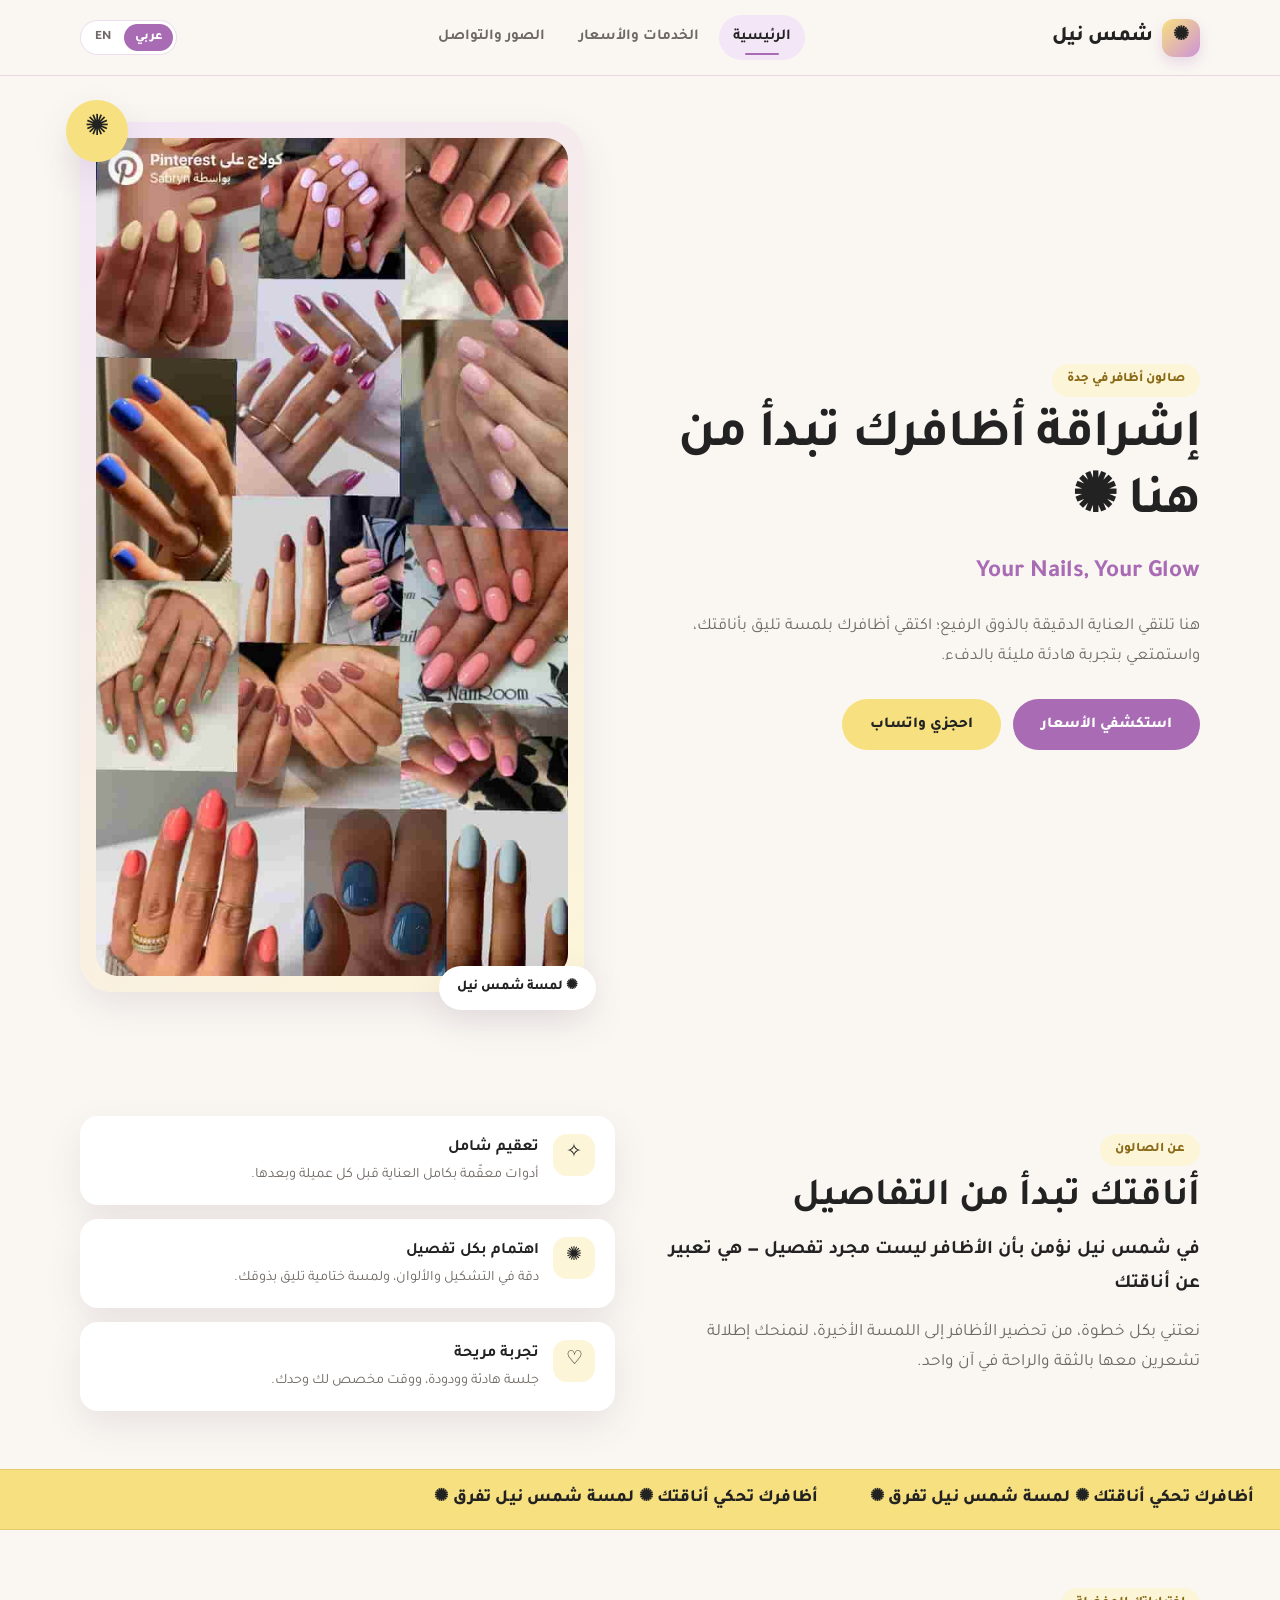
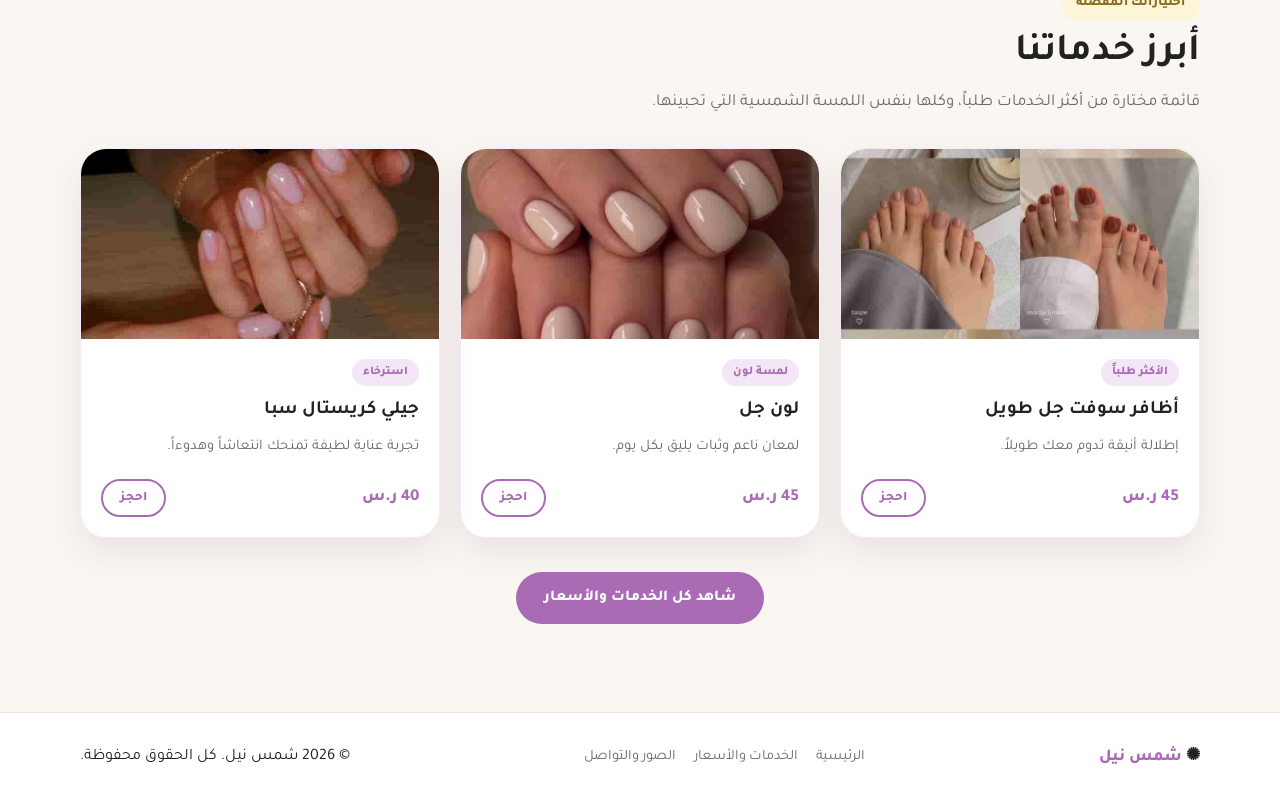
<file: sun3/index.html>
<!DOCTYPE html>
<html lang="ar" dir="rtl">
<head>
  <meta charset="UTF-8">
  <meta name="viewport" content="width=device-width, initial-scale=1.0">
  <title>شمس نيل | Sun Nail</title>
  <meta name="description" content="شمس نيل — صالون أظافر في جدة، حي الفيحاء. خدمات أظافر، تركيبات وألوان بلمسة شمسية دافئة.">
  <script>
    /* Apply the saved direction before styles load to avoid any RTL/LTR flash. */
    try {
      if (localStorage.getItem("sun-nail-language") === "en") {
        document.documentElement.lang = "en";
        document.documentElement.dir = "ltr";
      }
    } catch (e) {}
  </script>
  <link rel="preconnect" href="https://fonts.googleapis.com">
  <link rel="preconnect" href="https://fonts.gstatic.com" crossorigin>
  <link href="https://fonts.googleapis.com/css2?family=Tajawal:wght@400;500;700;800&display=swap" rel="stylesheet">
  <link rel="stylesheet" href="css/style.css">
  <script src="js/script.js" defer></script>
</head>
<body>

  <header class="site-header">
    <div class="container header-inner">
      <a href="index.html" class="logo" aria-label="Sun Nail">
        <span class="logo-mark" aria-hidden="true">✺</span>
        <span class="logo-text">
          <span class="logo-ar" data-ar="شمس نيل" data-en="Sun Nail">شمس نيل</span>
          <span class="logo-en">Sun Nail</span>
        </span>
      </a>

      <nav class="nav" id="mainNav" data-ar-label="القائمة الرئيسية" data-en-label="Main navigation" aria-label="القائمة الرئيسية">
        <a href="index.html" class="nav-link active" data-ar="الرئيسية" data-en="Home" aria-current="page">الرئيسية</a>
        <a href="services.html" class="nav-link" data-ar="الخدمات والأسعار" data-en="Services &amp; Prices">الخدمات والأسعار</a>
        <a href="gallery-contact.html" class="nav-link" data-ar="الصور والتواصل" data-en="Gallery &amp; Contact">الصور والتواصل</a>
      </nav>

      <div class="header-actions">
        <div class="lang-switch" role="group" data-ar-label="اللغة" data-en-label="Language" aria-label="اللغة">
          <button type="button" class="lang-btn active" data-lang="ar" aria-pressed="true">عربي</button>
          <button type="button" class="lang-btn" data-lang="en" aria-pressed="false">EN</button>
        </div>
        <button type="button" class="menu-toggle" id="menuToggle" data-ar-label="فتح القائمة" data-en-label="Open menu" aria-label="فتح القائمة" aria-controls="mainNav" aria-expanded="false">☰</button>
      </div>
    </div>
  </header>

  <main>
    <!-- Welcome -->
    <section class="hero">
      <div class="container hero-grid">
        <div class="hero-content">
          <span class="eyebrow" data-ar="صالون أظافر في جدة" data-en="A nail salon in Jeddah">صالون أظافر في جدة</span>
          <h1 class="hero-title" data-ar="إشراقة أظافرك تبدأ من هنا ✺" data-en="Your Nails, Your Glow">إشراقة أظافرك تبدأ من هنا ✺</h1>
          <p class="hero-subtitle" data-ar="Your Nails, Your Glow" data-en="إشراقة أظافرك تبدأ من هنا ✺">Your Nails, Your Glow</p>
          <p class="hero-desc" data-ar="هنا تلتقي العناية الدقيقة بالذوق الرفيع؛ اكتقي أظافرك بلمسة تليق بأناقتك، واستمتعي بتجربة هادئة مليئة بالدفء." data-en="Here, precise care meets refined taste. Treat your nails to a touch worthy of your elegance and enjoy a calm, warm experience.">هنا تلتقي العناية الدقيقة بالذوق الرفيع؛ اكتقي أظافرك بلمسة تليق بأناقتك، واستمتعي بتجربة هادئة مليئة بالدفء.</p>
          <div class="hero-actions">
            <a href="services.html" class="btn btn-primary" data-ar="استكشفي الأسعار" data-en="Explore Prices">استكشفي الأسعار</a>
            <a href="https://wa.me/966571828519?text=" class="btn btn-sun"
               data-ar="احجزي واتساب" data-en="Book on WhatsApp"
               data-wa-ar="مرحباً شمس نيل، أود حجز موعد." data-wa-en="Hi Sun Nail, I would like to book an appointment.">احجزي واتساب</a>
          </div>
        </div>

        <div class="hero-visual">
          <img src="images/nail-1.jpg" alt="أظافر أنيقة من شمس نيل"
               data-ar-alt="إطلالة أظافر أنيقة في شمس نيل" data-en-alt="An elegant nail look at Sun Nail">
          <span class="hero-badge" data-ar="✺ لمسة شمس نيل" data-en="✺ The Sun Nail touch">✺ لمسة شمس نيل</span>
        </div>
      </div>
    </section>

    <!-- About -->
    <section class="section" id="about">
      <div class="container about-wrap">
        <div class="about-copy">
          <span class="eyebrow" data-ar="عن الصالون" data-en="About the Salon">عن الصالون</span>
          <h2 class="section-title" data-ar="أناقتك تبدأ من التفاصيل" data-en="Your elegance starts with the details">أناقتك تبدأ من التفاصيل</h2>
          <p class="about-quote" data-ar="في شمس نيل نؤمن بأن الأظافر ليست مجرد تفصيل — هي تعبير عن أناقتك" data-en="At Sun Nail, we believe nails are not just a detail — they are an expression of your elegance">في شمس نيل نؤمن بأن الأظافر ليست مجرد تفصيل — هي تعبير عن أناقتك</p>
          <p data-ar="نعتني بكل خطوة، من تحضير الأظافر إلى اللمسة الأخيرة، لنمنحك إطلالة تشعرين معها بالثقة والراحة في آن واحد." data-en="We care about every step, from preparing your nails to the final touch, so you leave feeling both confident and comfortable.">نعتني بكل خطوة، من تحضير الأظافر إلى اللمسة الأخيرة، لنمنحك إطلالة تشعرين معها بالثقة والراحة في آن واحد.</p>
        </div>

        <div class="feature-grid">
          <div class="feature-card">
            <span class="feature-icon" aria-hidden="true">✧</span>
            <div>
              <h3 data-ar="تعقيم شامل" data-en="Full Sterilization">تعقيم شامل</h3>
              <p data-ar="أدوات معقّمة بكامل العناية قبل كل عميلة وبعدها." data-en="Tools thoroughly sterilized before and after every client.">أدوات معقّمة بكامل العناية قبل كل عميلة وبعدها.</p>
            </div>
          </div>
          <div class="feature-card">
            <span class="feature-icon" aria-hidden="true">✺</span>
            <div>
              <h3 data-ar="اهتمام بكل تفصيل" data-en="Attention to Every Detail">اهتمام بكل تفصيل</h3>
              <p data-ar="دقة في التشكيل والألوان، ولمسة ختامية تليق بذوقك." data-en="Precision in shaping and color, finished with a touch that suits your taste.">دقة في التشكيل والألوان، ولمسة ختامية تليق بذوقك.</p>
            </div>
          </div>
          <div class="feature-card">
            <span class="feature-icon" aria-hidden="true">♡</span>
            <div>
              <h3 data-ar="تجربة مريحة" data-en="A Relaxing Experience">تجربة مريحة</h3>
              <p data-ar="جلسة هادئة وودودة، ووقت مخصص لك وحدك." data-en="A calm, friendly session with time dedicated just to you.">جلسة هادئة وودودة، ووقت مخصص لك وحدك.</p>
            </div>
          </div>
        </div>
      </div>
    </section>

    <!-- Moving ribbon -->
    <div class="marquee">
      <div class="marquee-track">
        <span data-ar="أظافرك تحكي أناقتك ✺ لمسة شمس نيل تفرق ✺" data-en="Your nails tell your elegance ✺ The Sun Nail touch makes a difference ✺">أظافرك تحكي أناقتك ✺ لمسة شمس نيل تفرق ✺</span>
        <span data-ar="أظافرك تحكي أناقتك ✺ لمسة شمس نيل تفرق ✺" data-en="Your nails tell your elegance ✺ The Sun Nail touch makes a difference ✺">أظافرك تحكي أناقتك ✺ لمسة شمس نيل تفرق ✺</span>
      </div>
    </div>

    <!-- Top services preview -->
    <section class="section">
      <div class="container">
        <div class="section-head">
          <span class="eyebrow" data-ar="اختياراتك المفضلة" data-en="Favorite Picks">اختياراتك المفضلة</span>
          <h2 class="section-title" data-ar="أبرز خدماتنا" data-en="Our Signature Services">أبرز خدماتنا</h2>
          <p class="section-text" data-ar="قائمة مختارة من أكثر الخدمات طلباً، وكلها بنفس اللمسة الشمسية التي تحبينها." data-en="A selected list of our most requested services, all with the same sunny touch you love.">قائمة مختارة من أكثر الخدمات طلباً، وكلها بنفس اللمسة الشمسية التي تحبينها.</p>
        </div>

        <div class="card-grid">
          <article class="service-card">
            <img src="images/nail-4.jpg" alt="أظافر سوفت جل" data-ar-alt="أظافر سوفت جل طويلة" data-en-alt="Long soft gel nails">
            <div class="service-card-body">
              <span class="service-card-tag" data-ar="الأكثر طلباً" data-en="Most requested">الأكثر طلباً</span>
              <h3 data-ar="أظافر سوفت جل طويل" data-en="Long Soft Gel Nails">أظافر سوفت جل طويل</h3>
              <p data-ar="إطلالة أنيقة تدوم معك طويلاً." data-en="An elegant look that lasts.">إطلالة أنيقة تدوم معك طويلاً.</p>
              <div class="service-card-foot">
                <span class="card-price" data-ar="45 ر.س" data-en="45 SAR">45 ر.س</span>
                <a href="https://wa.me/966571828519?text=" class="btn btn-small btn-outline" data-ar="احجز" data-en="Book" data-wa-ar="مرحباً شمس نيل، أود حجز خدمة: أظافر سوفت جل طويل" data-wa-en="Hi Sun Nail, I would like to book: Long Soft Gel Nails">احجز</a>
              </div>
            </div>
          </article>

          <article class="service-card">
            <img src="images/nail-6.jpg" alt="لون جل" data-ar-alt="أظافر بلون جل لامع" data-en-alt="Glossy gel color nails">
            <div class="service-card-body">
              <span class="service-card-tag" data-ar="لمسة لون" data-en="Color touch">لمسة لون</span>
              <h3 data-ar="لون جل" data-en="Gel Color">لون جل</h3>
              <p data-ar="لمعان ناعم وثبات يليق بكل يوم." data-en="Soft shine and lasting wear for every day.">لمعان ناعم وثبات يليق بكل يوم.</p>
              <div class="service-card-foot">
                <span class="card-price" data-ar="45 ر.س" data-en="45 SAR">45 ر.س</span>
                <a href="https://wa.me/966571828519?text=" class="btn btn-small btn-outline" data-ar="احجز" data-en="Book" data-wa-ar="مرحباً شمس نيل، أود حجز خدمة: لون جل" data-wa-en="Hi Sun Nail, I would like to book: Gel Color">احجز</a>
              </div>
            </div>
          </article>

          <article class="service-card">
            <img src="images/nail-9.jpg" alt="جيلي كريستال سبا" data-ar-alt="جلسة جيلي كريستال سبا للأظافر" data-en-alt="Crystal jelly spa nail session">
            <div class="service-card-body">
              <span class="service-card-tag" data-ar="استرخاء" data-en="Relaxation">استرخاء</span>
              <h3 data-ar="جيلي كريستال سبا" data-en="Crystal Jelly Spa">جيلي كريستال سبا</h3>
              <p data-ar="تجربة عناية لطيفة تمنحك انتعاشاً وهدوءاً." data-en="A gentle care experience that leaves you refreshed and calm.">تجربة عناية لطيفة تمنحك انتعاشاً وهدوءاً.</p>
              <div class="service-card-foot">
                <span class="card-price" data-ar="40 ر.س" data-en="40 SAR">40 ر.س</span>
                <a href="https://wa.me/966571828519?text=" class="btn btn-small btn-outline" data-ar="احجز" data-en="Book" data-wa-ar="مرحباً شمس نيل، أود حجز خدمة: جيلي كريستال سبا" data-wa-en="Hi Sun Nail, I would like to book: Crystal Jelly Spa">احجز</a>
              </div>
            </div>
          </article>
        </div>

        <div class="center-action">
          <a href="services.html" class="btn btn-primary" data-ar="شاهد كل الخدمات والأسعار" data-en="See All Services &amp; Prices">شاهد كل الخدمات والأسعار</a>
        </div>
      </div>
    </section>
  </main>

  <footer class="site-footer">
    <div class="container footer-inner">
      <div class="footer-brand">✺ <span data-ar="شمس نيل" data-en="Sun Nail">شمس نيل</span></div>
      <div class="footer-links">
        <a href="index.html" data-ar="الرئيسية" data-en="Home">الرئيسية</a>
        <a href="services.html" data-ar="الخدمات والأسعار" data-en="Services &amp; Prices">الخدمات والأسعار</a>
        <a href="gallery-contact.html" data-ar="الصور والتواصل" data-en="Gallery &amp; Contact">الصور والتواصل</a>
      </div>
      <div data-ar="© 2026 شمس نيل. كل الحقوق محفوظة." data-en="© 2026 Sun Nail. All rights reserved.">© 2026 شمس نيل. كل الحقوق محفوظة.</div>
    </div>
  </footer>

</body>
</html>
</file>
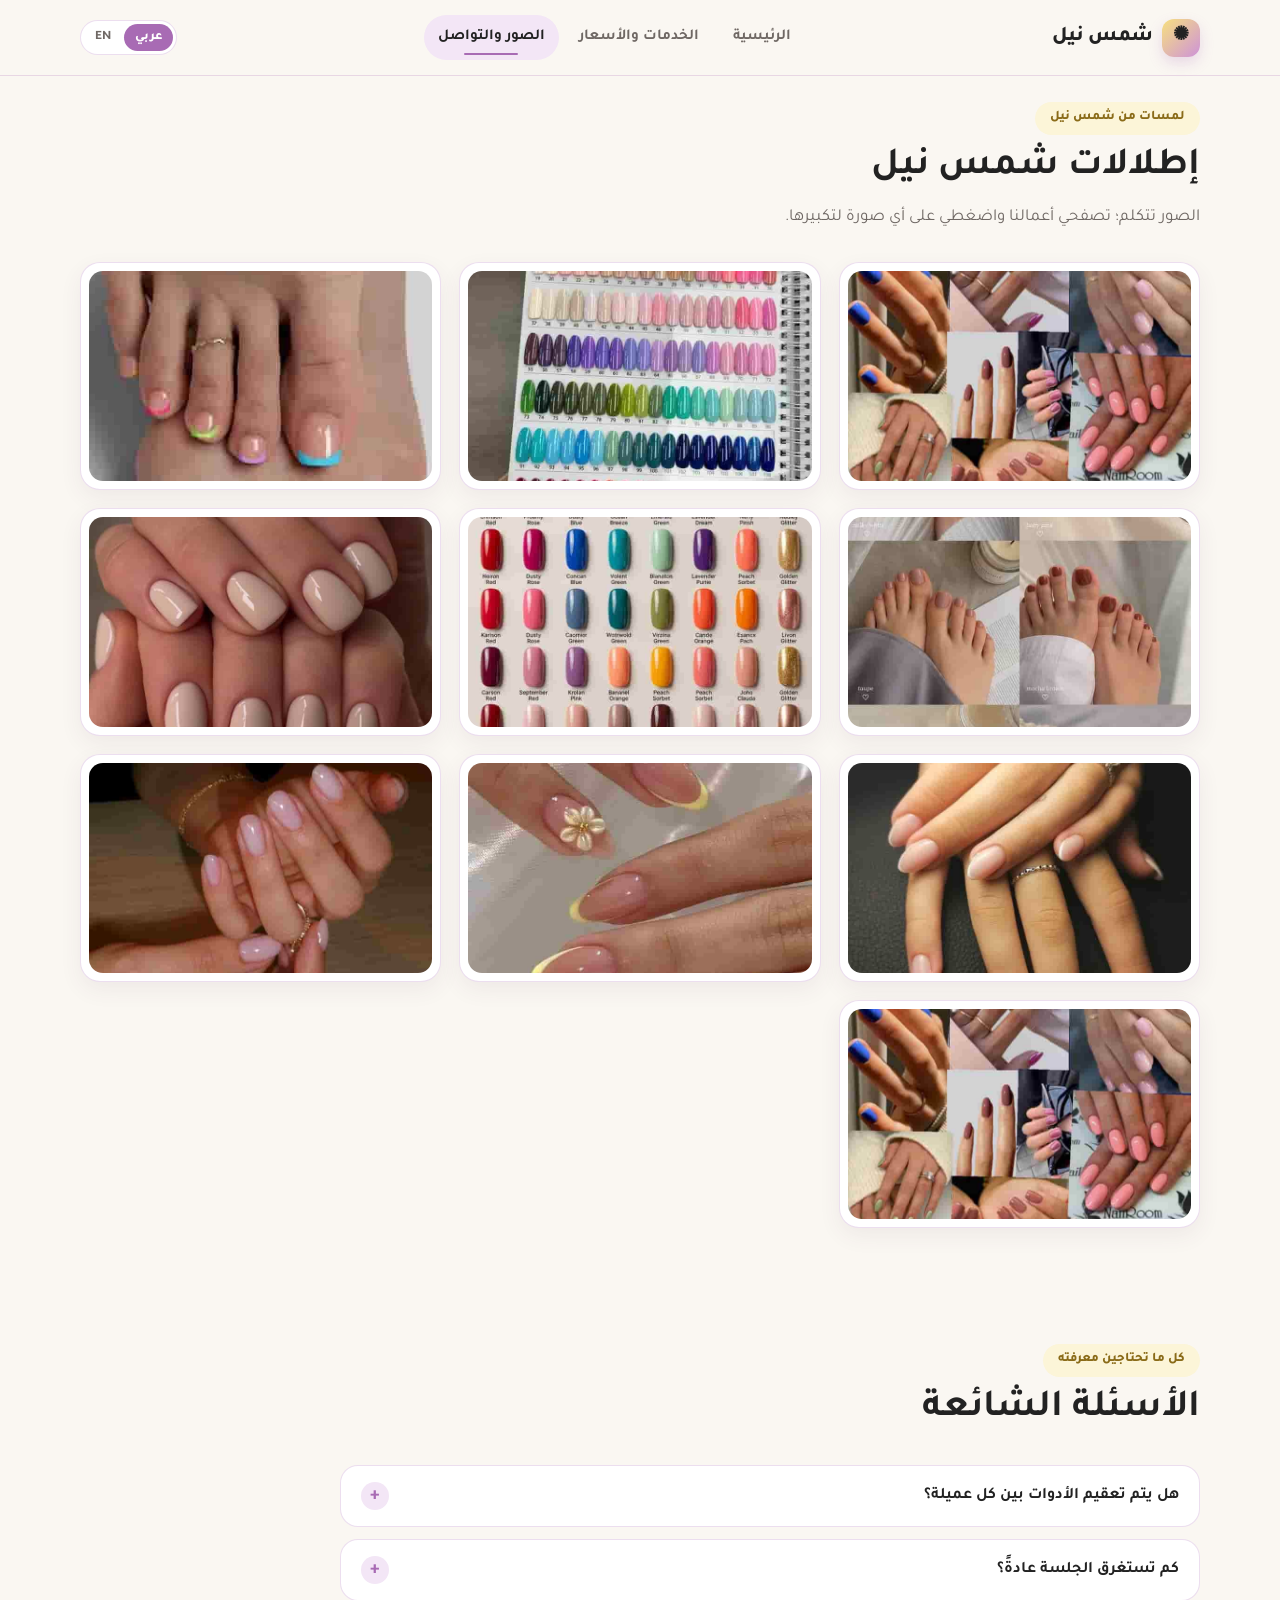
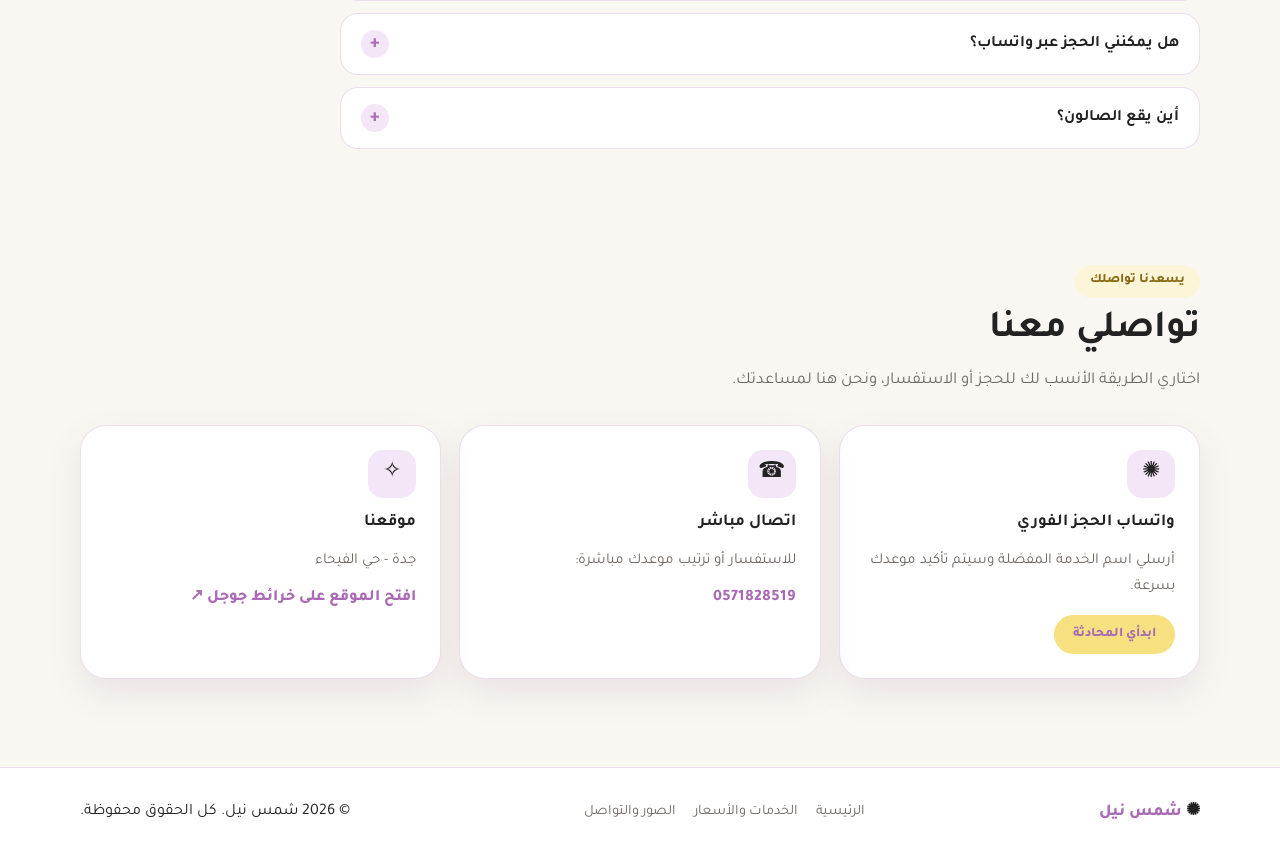
<file: sun3/gallery-contact.html>
<!DOCTYPE html>
<html lang="ar" dir="rtl">
<head>
  <meta charset="UTF-8">
  <meta name="viewport" content="width=device-width, initial-scale=1.0">
  <title>الصور والتواصل | شمس نيل</title>
  <meta name="description" content="إطلالات شمس نيل، الأسئلة الشائعة، وطرق التواصل والحجز في جدة حي الفيحاء.">
  <script>
    try {
      if (localStorage.getItem("sun-nail-language") === "en") {
        document.documentElement.lang = "en";
        document.documentElement.dir = "ltr";
      }
    } catch (e) {}
  </script>
  <link rel="preconnect" href="https://fonts.googleapis.com">
  <link rel="preconnect" href="https://fonts.gstatic.com" crossorigin>
  <link href="https://fonts.googleapis.com/css2?family=Tajawal:wght@400;500;700;800&display=swap" rel="stylesheet">
  <link rel="stylesheet" href="css/style.css">
  <script src="js/script.js" defer></script>
</head>
<body>

  <header class="site-header">
    <div class="container header-inner">
      <a href="index.html" class="logo" aria-label="Sun Nail">
        <span class="logo-mark" aria-hidden="true">✺</span>
        <span class="logo-text">
          <span class="logo-ar" data-ar="شمس نيل" data-en="Sun Nail">شمس نيل</span>
          <span class="logo-en">Sun Nail</span>
        </span>
      </a>

      <nav class="nav" id="mainNav" data-ar-label="القائمة الرئيسية" data-en-label="Main navigation" aria-label="القائمة الرئيسية">
        <a href="index.html" class="nav-link" data-ar="الرئيسية" data-en="Home">الرئيسية</a>
        <a href="services.html" class="nav-link" data-ar="الخدمات والأسعار" data-en="Services &amp; Prices">الخدمات والأسعار</a>
        <a href="gallery-contact.html" class="nav-link active" data-ar="الصور والتواصل" data-en="Gallery &amp; Contact" aria-current="page">الصور والتواصل</a>
      </nav>

      <div class="header-actions">
        <div class="lang-switch" role="group" data-ar-label="اللغة" data-en-label="Language" aria-label="اللغة">
          <button type="button" class="lang-btn active" data-lang="ar" aria-pressed="true">عربي</button>
          <button type="button" class="lang-btn" data-lang="en" aria-pressed="false">EN</button>
        </div>
        <button type="button" class="menu-toggle" id="menuToggle" data-ar-label="فتح القائمة" data-en-label="Open menu" aria-label="فتح القائمة" aria-controls="mainNav" aria-expanded="false">☰</button>
      </div>
    </div>
  </header>

  <main>
    <!-- Gallery -->
    <section class="section" style="padding-block-start: 26px;">
      <div class="container">
        <div class="section-head">
          <span class="eyebrow" data-ar="لمسات من شمس نيل" data-en="Touches from Sun Nail">لمسات من شمس نيل</span>
          <h1 class="section-title" data-ar="إطلالات شمس نيل" data-en="Sun Nail Looks">إطلالات شمس نيل</h1>
          <p class="section-text" data-ar="الصور تتكلم؛ تصفحي أعمالنا واضغطي على أي صورة لتكبيرها." data-en="Pictures speak for themselves. Browse our work and click any image to enlarge it.">الصور تتكلم؛ تصفحي أعمالنا واضغطي على أي صورة لتكبيرها.</p>
        </div>

        <div class="gallery-grid">
          <button type="button" class="gallery-item" data-ar-label="عرض الصورة" data-en-label="View image" aria-label="عرض الصورة">
            <img src="images/nail-1.jpg" alt="إطلالة أظافر بلمسة شمس نيل" data-ar-alt="إطلالة أظافر بلمسة شمس نيل" data-en-alt="Nail look with the Sun Nail touch" loading="lazy">
          </button>
          <button type="button" class="gallery-item" data-ar-label="عرض الصورة" data-en-label="View image" aria-label="عرض الصورة">
            <img src="images/nail-2.jpg" alt="أظافر بلون موفي ناعم" data-ar-alt="أظافر بلون موفي ناعم" data-en-alt="Soft mauve nails" loading="lazy">
          </button>
          <button type="button" class="gallery-item" data-ar-label="عرض الصورة" data-en-label="View image" aria-label="عرض الصورة">
            <img src="images/nail-3.jpg" alt="لمسة فرنسية أنيقة" data-ar-alt="لمسة فرنسية أنيقة" data-en-alt="An elegant French touch" loading="lazy">
          </button>
          <button type="button" class="gallery-item" data-ar-label="عرض الصورة" data-en-label="View image" aria-label="عرض الصورة">
            <img src="images/nail-4.jpg" alt="أظافر سوفت جل طويلة" data-ar-alt="أظافر سوفت جل طويلة" data-en-alt="Long soft gel nails" loading="lazy">
          </button>
          <button type="button" class="gallery-item" data-ar-label="عرض الصورة" data-en-label="View image" aria-label="عرض الصورة">
            <img src="images/nail-5.jpg" alt="لون جل لامع" data-ar-alt="لون جل لامع" data-en-alt="Glossy gel color" loading="lazy">
          </button>
          <button type="button" class="gallery-item" data-ar-label="عرض الصورة" data-en-label="View image" aria-label="عرض الصورة">
            <img src="images/nail-6.jpg" alt="تدرج لوني اومبريه" data-ar-alt="تدرج لوني اومبريه" data-en-alt="Ombre gradient nails" loading="lazy">
          </button>
          <button type="button" class="gallery-item" data-ar-label="عرض الصورة" data-en-label="View image" aria-label="عرض الصورة">
            <img src="images/nail-7.jpg" alt="أظافر مرتبة بعناية" data-ar-alt="أظافر مرتبة بعناية" data-en-alt="Neatly shaped nails" loading="lazy">
          </button>
          <button type="button" class="gallery-item" data-ar-label="عرض الصورة" data-en-label="View image" aria-label="عرض الصورة">
            <img src="images/nail-8.jpg" alt="إطلالة يومية بسيطة" data-ar-alt="إطلالة يومية بسيطة" data-en-alt="A simple everyday look" loading="lazy">
          </button>
          <button type="button" class="gallery-item" data-ar-label="عرض الصورة" data-en-label="View image" aria-label="عرض الصورة">
            <img src="images/nail-9.jpg" alt="جلسة جيلي كريستال سبا" data-ar-alt="جلسة جيلي كريستال سبا" data-en-alt="Crystal jelly spa session" loading="lazy">
          </button>
          <button type="button" class="gallery-item" data-ar-label="عرض الصورة" data-en-label="View image" aria-label="عرض الصورة">
            <img src="images/nail-10.jpg" alt="لمسة شمس نيل المميزة" data-ar-alt="لمسة شمس نيل المميزة" data-en-alt="The signature Sun Nail touch" loading="lazy">
          </button>
        </div>
      </div>
    </section>

    <!-- FAQ -->
    <section class="section">
      <div class="container">
        <div class="section-head">
          <span class="eyebrow" data-ar="كل ما تحتاجين معرفته" data-en="Everything you need to know">كل ما تحتاجين معرفته</span>
          <h2 class="section-title" data-ar="الأسئلة الشائعة" data-en="Frequently Asked Questions">الأسئلة الشائعة</h2>
        </div>

        <div class="faq-list">
          <details class="faq-item">
            <summary data-ar="هل يتم تعقيم الأدوات بين كل عميلة؟" data-en="Are the tools sterilized between clients?">هل يتم تعقيم الأدوات بين كل عميلة؟</summary>
            <p class="faq-answer" data-ar="نعم، نعقّم جميع الأدوات بعناية قبل كل جلسة وبعدها، حرصاً على سلامتك وراحتك." data-en="Yes. All tools are carefully sterilized before and after every session for your safety and comfort.">نعم، نعقّم جميع الأدوات بعناية قبل كل جلسة وبعدها، حرصاً على سلامتك وراحتك.</p>
          </details>
          <details class="faq-item">
            <summary data-ar="كم تستغرق الجلسة عادةً؟" data-en="How long does a session usually take?">كم تستغرق الجلسة عادةً؟</summary>
            <p class="faq-answer" data-ar="بحسب نوع الخدمة؛ عادةً بين 45 إلى 90 دقيقة، ويمكنك اختيار الوقت المناسب لك عند الحجز." data-en="It depends on the service — usually between 45 and 90 minutes. You can choose a time that suits you when booking.">بحسب نوع الخدمة؛ عادةً بين 45 إلى 90 دقيقة، ويمكنك اختيار الوقت المناسب لك عند الحجز.</p>
          </details>
          <details class="faq-item">
            <summary data-ar="هل يمكنني الحجز عبر واتساب؟" data-en="Can I book through WhatsApp?">هل يمكنني الحجز عبر واتساب؟</summary>
            <p class="faq-answer" data-ar="بالتأكيد! أرسلي لنا رسالة على واتساب باسم الخدمة التي تريدينها، وسنرد عليك بتأكيد الموعد." data-en="Absolutely! Send us a WhatsApp message with the service you want and we will confirm your appointment.">بالتأكيد! أرسلي لنا رسالة على واتساب باسم الخدمة التي تريدينها، وسنرد عليك بتأكيد الموعد.</p>
          </details>
          <details class="faq-item">
            <summary data-ar="أين يقع الصالون؟" data-en="Where is the salon located?">أين يقع الصالون؟</summary>
            <p class="faq-answer" data-ar="نحن في جدة — حي الفيحاء، ويمكنك فتح الموقع على الخريطة من قسم التواصل أدناه." data-en="We are in Jeddah — Al Faihaa District. You can open the map from the contact section below.">نحن في جدة — حي الفيحاء، ويمكنك فتح الموقع على الخريطة من قسم التواصل أدناه.</p>
          </details>
        </div>
      </div>
    </section>

    <!-- Contact -->
    <section class="section" id="contact">
      <div class="container">
        <div class="section-head">
          <span class="eyebrow" data-ar="يسعدنا تواصلك" data-en="We'd love to hear from you">يسعدنا تواصلك</span>
          <h2 class="section-title" data-ar="تواصلي معنا" data-en="Get in Touch">تواصلي معنا</h2>
          <p class="section-text" data-ar="اختاري الطريقة الأنسب لك للحجز أو الاستفسار، ونحن هنا لمساعدتك." data-en="Choose the easiest way to book or ask a question — we are here to help.">اختاري الطريقة الأنسب لك للحجز أو الاستفسار، ونحن هنا لمساعدتك.</p>
        </div>

        <div class="contact-grid">
          <div class="contact-card">
            <span class="contact-icon" aria-hidden="true">✺</span>
            <h3 data-ar="واتساب الحجز الفوري" data-en="Instant Booking on WhatsApp">واتساب الحجز الفوري</h3>
            <p data-ar="أرسلي اسم الخدمة المفضلة وسيتم تأكيد موعدك بسرعة." data-en="Send us your preferred service and your appointment will be confirmed quickly.">أرسلي اسم الخدمة المفضلة وسيتم تأكيد موعدك بسرعة.</p>
            <a href="https://wa.me/966571828519?text=" class="btn btn-small btn-sun" data-ar="ابدأي المحادثة" data-en="Start Chat" data-wa-ar="مرحباً شمس نيل، أود حجز موعد." data-wa-en="Hi Sun Nail, I would like to book an appointment.">ابدأي المحادثة</a>
          </div>

          <div class="contact-card">
            <span class="contact-icon" aria-hidden="true">☎</span>
            <h3 data-ar="اتصال مباشر" data-en="Direct Call">اتصال مباشر</h3>
            <p data-ar="للاستفسار أو ترتيب موعدك مباشرة:" data-en="For questions or to arrange an appointment directly:">للاستفسار أو ترتيب موعدك مباشرة:</p>
            <a href="tel:0571828519" dir="ltr">0571828519</a>
          </div>

          <div class="contact-card">
            <span class="contact-icon" aria-hidden="true">✧</span>
            <h3 data-ar="موقعنا" data-en="Our Location">موقعنا</h3>
            <p data-ar="جدة - حي الفيحاء" data-en="Jeddah - Al Faihaa District">جدة - حي الفيحاء</p>
            <a href="https://www.google.com/maps/search/?api=1&amp;query=%D8%AD%D9%8A%20%D8%A7%D9%84%D9%81%D9%8A%D8%AD%D8%A7%D8%A1%2C%20%D8%AC%D8%AF%D8%A9"
               target="_blank" rel="noopener noreferrer"
               data-ar="افتح الموقع على خرائط جوجل ↗" data-en="Open in Google Maps ↗">افتح الموقع على خرائط جوجل ↗</a>
          </div>
        </div>
      </div>
    </section>
  </main>

  <!-- Lightbox -->
  <div class="lightbox" id="lightbox" role="dialog" aria-modal="true" data-ar-label="عرض الصورة" data-en-label="Image preview" aria-label="عرض الصورة">
    <button type="button" class="lightbox-btn lightbox-close" data-ar-label="إغلاق" data-en-label="Close" aria-label="إغلاق">×</button>
    <button type="button" class="lightbox-btn lightbox-prev" data-ar-label="الصورة السابقة" data-en-label="Previous image" aria-label="الصورة السابقة">‹</button>
    <figure>
      <img class="lightbox-img" alt="">
      <figcaption class="lightbox-caption"></figcaption>
    </figure>
    <button type="button" class="lightbox-btn lightbox-next" data-ar-label="الصورة التالية" data-en-label="Next image" aria-label="الصورة التالية">›</button>
  </div>

  <footer class="site-footer">
    <div class="container footer-inner">
      <div class="footer-brand">✺ <span data-ar="شمس نيل" data-en="Sun Nail">شمس نيل</span></div>
      <div class="footer-links">
        <a href="index.html" data-ar="الرئيسية" data-en="Home">الرئيسية</a>
        <a href="services.html" data-ar="الخدمات والأسعار" data-en="Services &amp; Prices">الخدمات والأسعار</a>
        <a href="gallery-contact.html" data-ar="الصور والتواصل" data-en="Gallery &amp; Contact">الصور والتواصل</a>
      </div>
      <div data-ar="© 2026 شمس نيل. كل الحقوق محفوظة." data-en="© 2026 Sun Nail. All rights reserved.">© 2026 شمس نيل. كل الحقوق محفوظة.</div>
    </div>
  </footer>

</body>
</html>
</file>
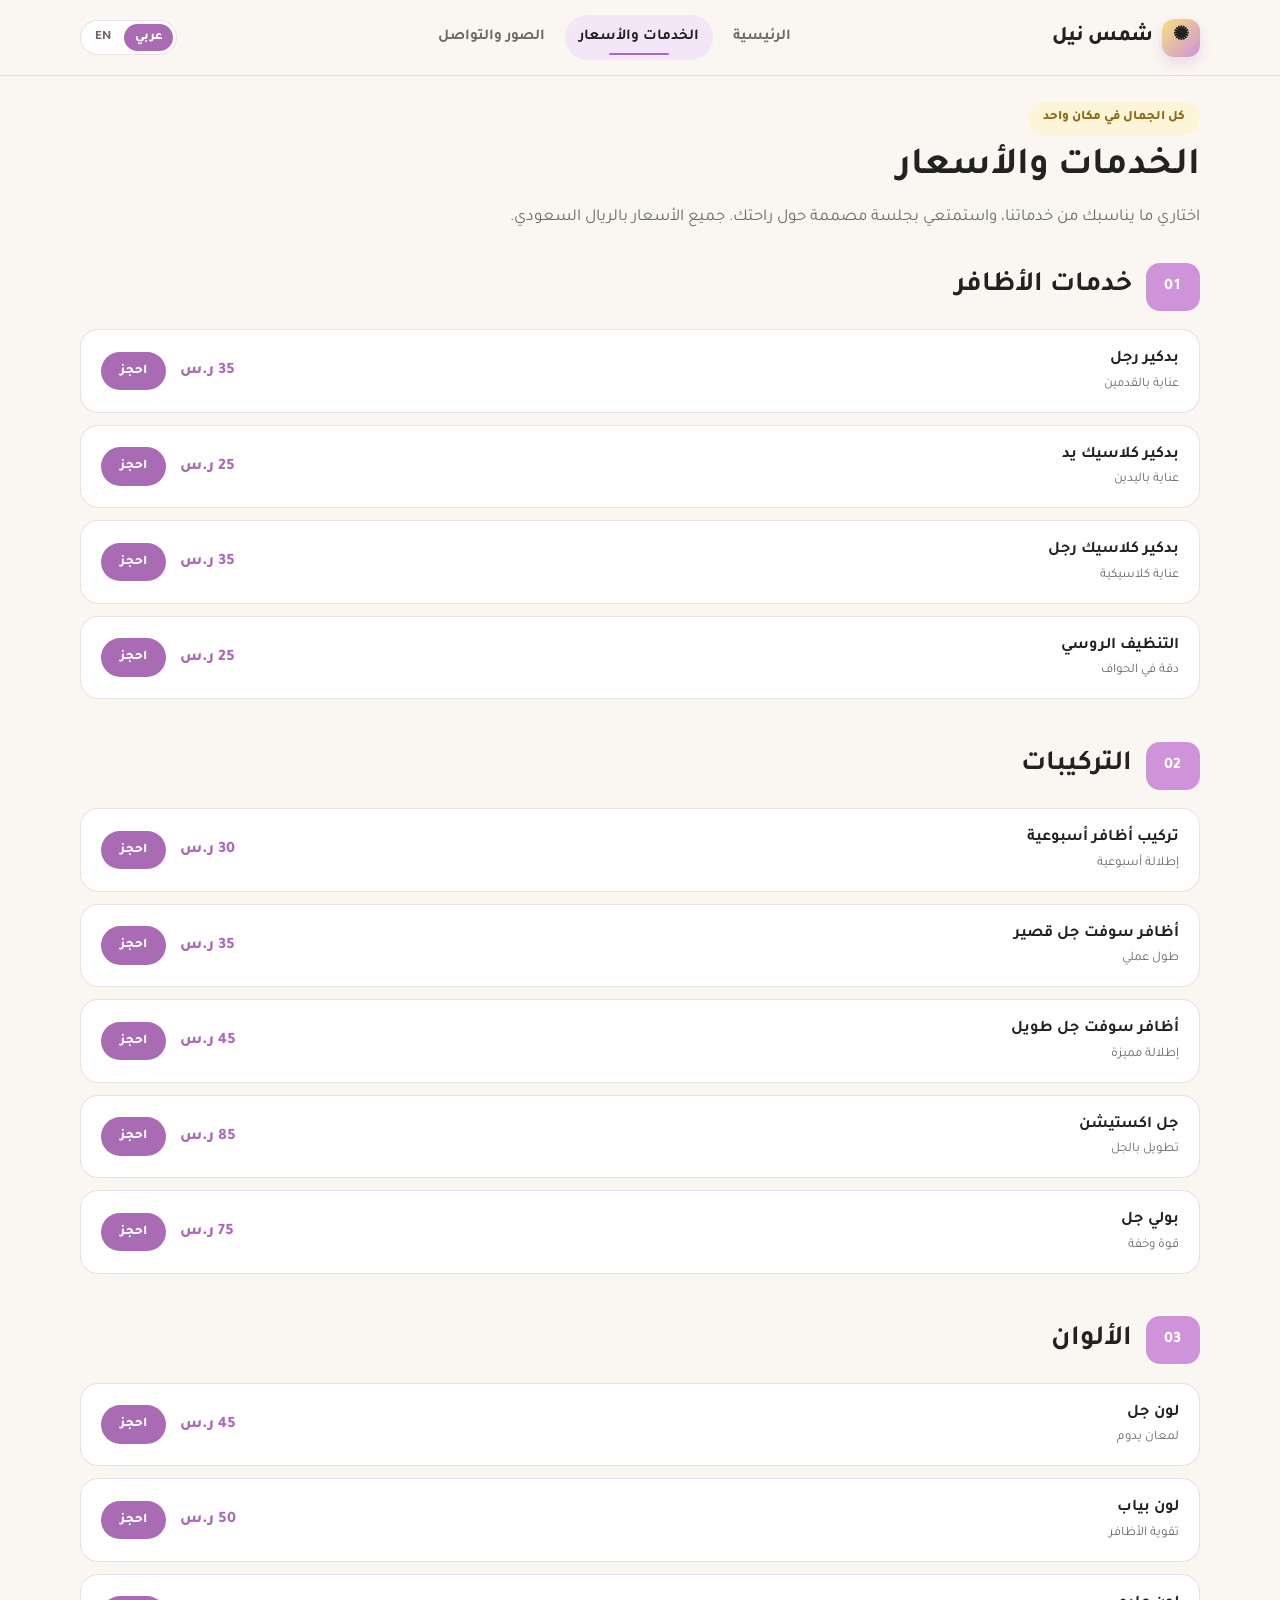
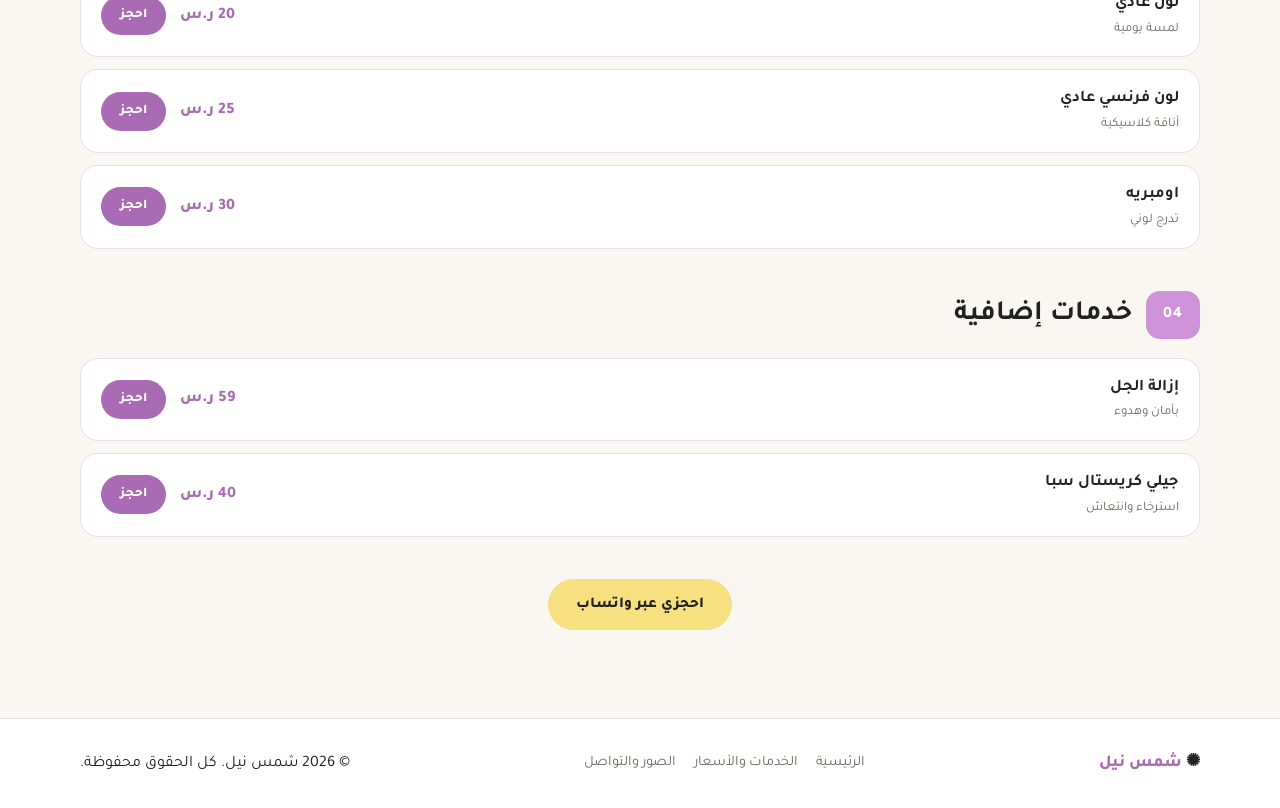
<file: sun3/services.html>
<!DOCTYPE html>
<html lang="ar" dir="rtl">
<head>
  <meta charset="UTF-8">
  <meta name="viewport" content="width=device-width, initial-scale=1.0">
  <title>الخدمات والأسعار | شمس نيل</title>
  <meta name="description" content="قائمة خدمات وأسعار شمس نيل بالريال السعودي: أظافر، تركيبات، ألوان وخدمات إضافية في جدة.">
  <script>
    try {
      if (localStorage.getItem("sun-nail-language") === "en") {
        document.documentElement.lang = "en";
        document.documentElement.dir = "ltr";
      }
    } catch (e) {}
  </script>
  <link rel="preconnect" href="https://fonts.googleapis.com">
  <link rel="preconnect" href="https://fonts.gstatic.com" crossorigin>
  <link href="https://fonts.googleapis.com/css2?family=Tajawal:wght@400;500;700;800&display=swap" rel="stylesheet">
  <link rel="stylesheet" href="css/style.css">
  <script src="js/script.js" defer></script>
</head>
<body>

  <header class="site-header">
    <div class="container header-inner">
      <a href="index.html" class="logo" aria-label="Sun Nail">
        <span class="logo-mark" aria-hidden="true">✺</span>
        <span class="logo-text">
          <span class="logo-ar" data-ar="شمس نيل" data-en="Sun Nail">شمس نيل</span>
          <span class="logo-en">Sun Nail</span>
        </span>
      </a>

      <nav class="nav" id="mainNav" data-ar-label="القائمة الرئيسية" data-en-label="Main navigation" aria-label="القائمة الرئيسية">
        <a href="index.html" class="nav-link" data-ar="الرئيسية" data-en="Home">الرئيسية</a>
        <a href="services.html" class="nav-link active" data-ar="الخدمات والأسعار" data-en="Services &amp; Prices" aria-current="page">الخدمات والأسعار</a>
        <a href="gallery-contact.html" class="nav-link" data-ar="الصور والتواصل" data-en="Gallery &amp; Contact">الصور والتواصل</a>
      </nav>

      <div class="header-actions">
        <div class="lang-switch" role="group" data-ar-label="اللغة" data-en-label="Language" aria-label="اللغة">
          <button type="button" class="lang-btn active" data-lang="ar" aria-pressed="true">عربي</button>
          <button type="button" class="lang-btn" data-lang="en" aria-pressed="false">EN</button>
        </div>
        <button type="button" class="menu-toggle" id="menuToggle" data-ar-label="فتح القائمة" data-en-label="Open menu" aria-label="فتح القائمة" aria-controls="mainNav" aria-expanded="false">☰</button>
      </div>
    </div>
  </header>

  <main>
    <section class="section" style="padding-block-start: 26px;">
      <div class="container">
        <div class="section-head">
          <span class="eyebrow" data-ar="كل الجمال في مكان واحد" data-en="All beauty in one place">كل الجمال في مكان واحد</span>
          <h1 class="section-title" data-ar="الخدمات والأسعار" data-en="Services &amp; Prices">الخدمات والأسعار</h1>
          <p class="section-text" data-ar="اختاري ما يناسبك من خدماتنا، واستمتعي بجلسة مصممة حول راحتك. جميع الأسعار بالريال السعودي." data-en="Choose from our services and enjoy a session designed around your comfort. All prices are in Saudi Riyals.">اختاري ما يناسبك من خدماتنا، واستمتعي بجلسة مصممة حول راحتك. جميع الأسعار بالريال السعودي.</p>
        </div>

        <!-- 01 -->
        <section class="price-section">
          <div class="price-head">
            <span class="price-number">01</span>
            <h2 data-ar="خدمات الأظافر" data-en="Nail Care">خدمات الأظافر</h2>
          </div>
          <div class="price-list">
            <div class="price-row">
              <div class="price-info">
                <span class="price-name" data-ar="بدكير رجل" data-en="Men's Pedicure">بدكير رجل</span>
                <span class="price-note" data-ar="عناية بالقدمين" data-en="Foot care">عناية بالقدمين</span>
              </div>
              <div class="price-side">
                <span class="price-value" data-ar="35 ر.س" data-en="35 SAR">35 ر.س</span>
                <a href="https://wa.me/966571828519?text=" class="btn btn-small btn-primary" data-ar="احجز" data-en="Book" data-wa-ar="مرحباً شمس نيل، أود حجز خدمة: بدكير رجل" data-wa-en="Hi Sun Nail, I would like to book: Men's Pedicure">احجز</a>
              </div>
            </div>
            <div class="price-row">
              <div class="price-info">
                <span class="price-name" data-ar="بدكير كلاسيك يد" data-en="Classic Hand Manicure">بدكير كلاسيك يد</span>
                <span class="price-note" data-ar="عناية باليدين" data-en="Hand care">عناية باليدين</span>
              </div>
              <div class="price-side">
                <span class="price-value" data-ar="25 ر.س" data-en="25 SAR">25 ر.س</span>
                <a href="https://wa.me/966571828519?text=" class="btn btn-small btn-primary" data-ar="احجز" data-en="Book" data-wa-ar="مرحباً شمس نيل، أود حجز خدمة: بدكير كلاسيك يد" data-wa-en="Hi Sun Nail, I would like to book: Classic Hand Manicure">احجز</a>
              </div>
            </div>
            <div class="price-row">
              <div class="price-info">
                <span class="price-name" data-ar="بدكير كلاسيك رجل" data-en="Classic Men's Pedicure">بدكير كلاسيك رجل</span>
                <span class="price-note" data-ar="عناية كلاسيكية" data-en="Classic care">عناية كلاسيكية</span>
              </div>
              <div class="price-side">
                <span class="price-value" data-ar="35 ر.س" data-en="35 SAR">35 ر.س</span>
                <a href="https://wa.me/966571828519?text=" class="btn btn-small btn-primary" data-ar="احجز" data-en="Book" data-wa-ar="مرحباً شمس نيل، أود حجز خدمة: بدكير كلاسيك رجل" data-wa-en="Hi Sun Nail, I would like to book: Classic Men's Pedicure">احجز</a>
              </div>
            </div>
            <div class="price-row">
              <div class="price-info">
                <span class="price-name" data-ar="التنظيف الروسي" data-en="Russian Manicure">التنظيف الروسي</span>
                <span class="price-note" data-ar="دقة في الحواف" data-en="Precision edges">دقة في الحواف</span>
              </div>
              <div class="price-side">
                <span class="price-value" data-ar="25 ر.س" data-en="25 SAR">25 ر.س</span>
                <a href="https://wa.me/966571828519?text=" class="btn btn-small btn-primary" data-ar="احجز" data-en="Book" data-wa-ar="مرحباً شمس نيل، أود حجز خدمة: التنظيف الروسي" data-wa-en="Hi Sun Nail, I would like to book: Russian Manicure">احجز</a>
              </div>
            </div>
          </div>
        </section>

        <!-- 02 -->
        <section class="price-section">
          <div class="price-head">
            <span class="price-number">02</span>
            <h2 data-ar="التركيبات" data-en="Extensions">التركيبات</h2>
          </div>
          <div class="price-list">
            <div class="price-row">
              <div class="price-info">
                <span class="price-name" data-ar="تركيب أظافر أسبوعية" data-en="Weekly Nail Application">تركيب أظافر أسبوعية</span>
                <span class="price-note" data-ar="إطلالة أسبوعية" data-en="A weekly look">إطلالة أسبوعية</span>
              </div>
              <div class="price-side">
                <span class="price-value" data-ar="30 ر.س" data-en="30 SAR">30 ر.س</span>
                <a href="https://wa.me/966571828519?text=" class="btn btn-small btn-primary" data-ar="احجز" data-en="Book" data-wa-ar="مرحباً شمس نيل، أود حجز خدمة: تركيب أظافر أسبوعية" data-wa-en="Hi Sun Nail, I would like to book: Weekly Nail Application">احجز</a>
              </div>
            </div>
            <div class="price-row">
              <div class="price-info">
                <span class="price-name" data-ar="أظافر سوفت جل قصير" data-en="Short Soft Gel Nails">أظافر سوفت جل قصير</span>
                <span class="price-note" data-ar="طول عملي" data-en="Practical length">طول عملي</span>
              </div>
              <div class="price-side">
                <span class="price-value" data-ar="35 ر.س" data-en="35 SAR">35 ر.س</span>
                <a href="https://wa.me/966571828519?text=" class="btn btn-small btn-primary" data-ar="احجز" data-en="Book" data-wa-ar="مرحباً شمس نيل، أود حجز خدمة: أظافر سوفت جل قصير" data-wa-en="Hi Sun Nail, I would like to book: Short Soft Gel Nails">احجز</a>
              </div>
            </div>
            <div class="price-row">
              <div class="price-info">
                <span class="price-name" data-ar="أظافر سوفت جل طويل" data-en="Long Soft Gel Nails">أظافر سوفت جل طويل</span>
                <span class="price-note" data-ar="إطلالة مميزة" data-en="Statement look">إطلالة مميزة</span>
              </div>
              <div class="price-side">
                <span class="price-value" data-ar="45 ر.س" data-en="45 SAR">45 ر.س</span>
                <a href="https://wa.me/966571828519?text=" class="btn btn-small btn-primary" data-ar="احجز" data-en="Book" data-wa-ar="مرحباً شمس نيل، أود حجز خدمة: أظافر سوفت جل طويل" data-wa-en="Hi Sun Nail, I would like to book: Long Soft Gel Nails">احجز</a>
              </div>
            </div>
            <div class="price-row">
              <div class="price-info">
                <span class="price-name" data-ar="جل اكستيشن" data-en="Gel Extension">جل اكستيشن</span>
                <span class="price-note" data-ar="تطويل بالجل" data-en="Gel extensions">تطويل بالجل</span>
              </div>
              <div class="price-side">
                <span class="price-value" data-ar="85 ر.س" data-en="85 SAR">85 ر.س</span>
                <a href="https://wa.me/966571828519?text=" class="btn btn-small btn-primary" data-ar="احجز" data-en="Book" data-wa-ar="مرحباً شمس نيل، أود حجز خدمة: جل اكستيشن" data-wa-en="Hi Sun Nail, I would like to book: Gel Extension">احجز</a>
              </div>
            </div>
            <div class="price-row">
              <div class="price-info">
                <span class="price-name" data-ar="بولي جل" data-en="Polygel">بولي جل</span>
                <span class="price-note" data-ar="قوة وخفة" data-en="Strong &amp; light">قوة وخفة</span>
              </div>
              <div class="price-side">
                <span class="price-value" data-ar="75 ر.س" data-en="75 SAR">75 ر.س</span>
                <a href="https://wa.me/966571828519?text=" class="btn btn-small btn-primary" data-ar="احجز" data-en="Book" data-wa-ar="مرحباً شمس نيل، أود حجز خدمة: بولي جل" data-wa-en="Hi Sun Nail, I would like to book: Polygel">احجز</a>
              </div>
            </div>
          </div>
        </section>

        <!-- 03 -->
        <section class="price-section">
          <div class="price-head">
            <span class="price-number">03</span>
            <h2 data-ar="الألوان" data-en="Colors">الألوان</h2>
          </div>
          <div class="price-list">
            <div class="price-row">
              <div class="price-info">
                <span class="price-name" data-ar="لون جل" data-en="Gel Color">لون جل</span>
                <span class="price-note" data-ar="لمعان يدوم" data-en="Lasting shine">لمعان يدوم</span>
              </div>
              <div class="price-side">
                <span class="price-value" data-ar="45 ر.س" data-en="45 SAR">45 ر.س</span>
                <a href="https://wa.me/966571828519?text=" class="btn btn-small btn-primary" data-ar="احجز" data-en="Book" data-wa-ar="مرحباً شمس نيل، أود حجز خدمة: لون جل" data-wa-en="Hi Sun Nail, I would like to book: Gel Color">احجز</a>
              </div>
            </div>
            <div class="price-row">
              <div class="price-info">
                <span class="price-name" data-ar="لون بياب" data-en="BIAB Color">لون بياب</span>
                <span class="price-note" data-ar="تقوية الأظافر" data-en="Nail strengthening">تقوية الأظافر</span>
              </div>
              <div class="price-side">
                <span class="price-value" data-ar="50 ر.س" data-en="50 SAR">50 ر.س</span>
                <a href="https://wa.me/966571828519?text=" class="btn btn-small btn-primary" data-ar="احجز" data-en="Book" data-wa-ar="مرحباً شمس نيل، أود حجز خدمة: لون بياب" data-wa-en="Hi Sun Nail, I would like to book: BIAB Color">احجز</a>
              </div>
            </div>
            <div class="price-row">
              <div class="price-info">
                <span class="price-name" data-ar="لون عادي" data-en="Regular Color">لون عادي</span>
                <span class="price-note" data-ar="لمسة يومية" data-en="Everyday touch">لمسة يومية</span>
              </div>
              <div class="price-side">
                <span class="price-value" data-ar="20 ر.س" data-en="20 SAR">20 ر.س</span>
                <a href="https://wa.me/966571828519?text=" class="btn btn-small btn-primary" data-ar="احجز" data-en="Book" data-wa-ar="مرحباً شمس نيل، أود حجز خدمة: لون عادي" data-wa-en="Hi Sun Nail, I would like to book: Regular Color">احجز</a>
              </div>
            </div>
            <div class="price-row">
              <div class="price-info">
                <span class="price-name" data-ar="لون فرنسي عادي" data-en="Regular French Color">لون فرنسي عادي</span>
                <span class="price-note" data-ar="أناقة كلاسيكية" data-en="Classic elegance">أناقة كلاسيكية</span>
              </div>
              <div class="price-side">
                <span class="price-value" data-ar="25 ر.س" data-en="25 SAR">25 ر.س</span>
                <a href="https://wa.me/966571828519?text=" class="btn btn-small btn-primary" data-ar="احجز" data-en="Book" data-wa-ar="مرحباً شمس نيل، أود حجز خدمة: لون فرنسي عادي" data-wa-en="Hi Sun Nail, I would like to book: Regular French Color">احجز</a>
              </div>
            </div>
            <div class="price-row">
              <div class="price-info">
                <span class="price-name" data-ar="اومبريه" data-en="Ombre">اومبريه</span>
                <span class="price-note" data-ar="تدرج لوني" data-en="Gradient color">تدرج لوني</span>
              </div>
              <div class="price-side">
                <span class="price-value" data-ar="30 ر.س" data-en="30 SAR">30 ر.س</span>
                <a href="https://wa.me/966571828519?text=" class="btn btn-small btn-primary" data-ar="احجز" data-en="Book" data-wa-ar="مرحباً شمس نيل، أود حجز خدمة: اومبريه" data-wa-en="Hi Sun Nail, I would like to book: Ombre">احجز</a>
              </div>
            </div>
          </div>
        </section>

        <!-- 04 -->
        <section class="price-section">
          <div class="price-head">
            <span class="price-number">04</span>
            <h2 data-ar="خدمات إضافية" data-en="Extra Services">خدمات إضافية</h2>
          </div>
          <div class="price-list">
            <div class="price-row">
              <div class="price-info">
                <span class="price-name" data-ar="إزالة الجل" data-en="Gel Removal">إزالة الجل</span>
                <span class="price-note" data-ar="بأمان وهدوء" data-en="Safely &amp; gently">بأمان وهدوء</span>
              </div>
              <div class="price-side">
                <span class="price-value" data-ar="59 ر.س" data-en="59 SAR">59 ر.س</span>
                <a href="https://wa.me/966571828519?text=" class="btn btn-small btn-primary" data-ar="احجز" data-en="Book" data-wa-ar="مرحباً شمس نيل، أود حجز خدمة: إزالة الجل" data-wa-en="Hi Sun Nail, I would like to book: Gel Removal">احجز</a>
              </div>
            </div>
            <div class="price-row">
              <div class="price-info">
                <span class="price-name" data-ar="جيلي كريستال سبا" data-en="Crystal Jelly Spa">جيلي كريستال سبا</span>
                <span class="price-note" data-ar="استرخاء وانتعاش" data-en="Relax &amp; refresh">استرخاء وانتعاش</span>
              </div>
              <div class="price-side">
                <span class="price-value" data-ar="40 ر.س" data-en="40 SAR">40 ر.س</span>
                <a href="https://wa.me/966571828519?text=" class="btn btn-small btn-primary" data-ar="احجز" data-en="Book" data-wa-ar="مرحباً شمس نيل، أود حجز خدمة: جيلي كريستال سبا" data-wa-en="Hi Sun Nail, I would like to book: Crystal Jelly Spa">احجز</a>
              </div>
            </div>
          </div>
        </section>

        <div class="center-action">
          <a href="https://wa.me/966571828519?text=" class="btn btn-sun" data-ar="احجزي عبر واتساب" data-en="Book on WhatsApp" data-wa-ar="مرحباً شمس نيل، أود حجز موعد." data-wa-en="Hi Sun Nail, I would like to book an appointment.">احجزي عبر واتساب</a>
        </div>
      </div>
    </section>
  </main>

  <footer class="site-footer">
    <div class="container footer-inner">
      <div class="footer-brand">✺ <span data-ar="شمس نيل" data-en="Sun Nail">شمس نيل</span></div>
      <div class="footer-links">
        <a href="index.html" data-ar="الرئيسية" data-en="Home">الرئيسية</a>
        <a href="services.html" data-ar="الخدمات والأسعار" data-en="Services &amp; Prices">الخدمات والأسعار</a>
        <a href="gallery-contact.html" data-ar="الصور والتواصل" data-en="Gallery &amp; Contact">الصور والتواصل</a>
      </div>
      <div data-ar="© 2026 شمس نيل. كل الحقوق محفوظة." data-en="© 2026 Sun Nail. All rights reserved.">© 2026 شمس نيل. كل الحقوق محفوظة.</div>
    </div>
  </footer>

</body>
</html>
</file>
<file: sun3/css/style.css>
/* ============================================================
   Sun Nail — Shared Stylesheet
   Palette: cream #FAF7F2 | charcoal #222222 | purple #CE93D8 | yellow #F7E07F
   ============================================================ */

:root {
  --cream: #FAF7F2;
  --charcoal: #222222;
  --purple: #CE93D8;
  --purple-deep: #A86BB4;
  --purple-soft: #F3E6F6;
  --yellow: #F7E07F;
  --yellow-soft: #FCF5D8;
  --white: #FFFFFF;
  --muted: #6F6864;
  --line: rgba(168, 107, 180, 0.22);
  --shadow: 0 14px 36px rgba(78, 52, 84, 0.10);
  --radius-lg: 26px;
  --radius-md: 18px;
  --header-h: 76px;
}

*,
*::before,
*::after {
  box-sizing: border-box;
}

html {
  scroll-behavior: smooth;
  scroll-padding-top: calc(var(--header-h) + 24px);
  max-width: 100%;
}

body {
  margin: 0;
  max-width: 100%;
  overflow-x: hidden;
  background: var(--cream);
  color: var(--charcoal);
  font-family: "Tajawal", "Cairo", "Segoe UI", Tahoma, Arial, sans-serif;
  font-size: 16px;
  line-height: 1.75;
  -webkit-font-smoothing: antialiased;
}

html[lang="en"] body {
  font-family: "Segoe UI", Tahoma, Arial, sans-serif;
}

img {
  display: block;
  max-width: 100%;
}

a {
  color: inherit;
  text-decoration: none;
}

button {
  font: inherit;
  cursor: pointer;
}

:focus-visible {
  outline: 3px solid var(--purple-deep);
  outline-offset: 3px;
}

.sr-only {
  position: absolute;
  width: 1px;
  height: 1px;
  padding: 0;
  margin: -1px;
  overflow: hidden;
  clip: rect(0, 0, 0, 0);
  white-space: nowrap;
  border: 0;
}

.container {
  width: min(1120px, calc(100% - 40px));
  margin-inline: auto;
}

/* ---------------- Header ---------------- */

.site-header {
  position: fixed;
  inset-block-start: 0;
  inset-inline: 0;
  z-index: 1000;
  height: var(--header-h);
  background: rgba(250, 247, 242, 0.94);
  -webkit-backdrop-filter: blur(14px);
  backdrop-filter: blur(14px);
  border-block-end: 1px solid var(--line);
}

.header-inner {
  height: 100%;
  display: flex;
  align-items: center;
  justify-content: space-between;
  gap: 18px;
}

.logo {
  display: inline-flex;
  align-items: center;
  gap: 9px;
  flex-shrink: 0;
  font-size: 1.3rem;
  font-weight: 800;
  letter-spacing: -0.02em;
}

.logo-mark {
  display: grid;
  place-items: center;
  width: 38px;
  height: 38px;
  border-radius: 12px;
  background: linear-gradient(135deg, var(--yellow), var(--purple));
  color: var(--charcoal);
  font-size: 1.2rem;
  line-height: 1;
  box-shadow: 0 6px 14px rgba(168, 107, 180, 0.22);
}

.logo-en {
  display: none;
  font-size: 0.78rem;
  font-weight: 700;
  color: var(--muted);
}

html[lang="en"] .logo-ar {
  display: none;
}

html[lang="en"] .logo-en {
  display: inline;
}

.nav {
  display: flex;
  align-items: center;
  gap: 6px;
}

.nav-link {
  position: relative;
  padding: 9px 14px;
  border-radius: 999px;
  font-size: 0.95rem;
  font-weight: 600;
  color: var(--muted);
  transition: color 0.2s, background 0.2s;
  white-space: nowrap;
}

.nav-link:hover,
.nav-link.active {
  color: var(--charcoal);
  background: var(--purple-soft);
}

.nav-link.active::after {
  content: "";
  position: absolute;
  inset-inline: 30%;
  inset-block-end: 5px;
  height: 2px;
  border-radius: 2px;
  background: var(--purple-deep);
}

.header-actions {
  display: flex;
  align-items: center;
  gap: 10px;
  flex-shrink: 0;
}

.lang-switch {
  display: inline-flex;
  align-items: center;
  gap: 2px;
  padding: 3px;
  border-radius: 999px;
  background: var(--white);
  border: 1px solid var(--line);
}

.lang-btn {
  border: 0;
  background: transparent;
  color: var(--muted);
  padding: 5px 11px;
  border-radius: 999px;
  font-size: 0.8rem;
  font-weight: 800;
  line-height: 1.4;
  transition: background 0.2s, color 0.2s;
}

.lang-btn.active {
  background: var(--purple-deep);
  color: var(--white);
}

.menu-toggle {
  display: none;
  align-items: center;
  justify-content: center;
  width: 42px;
  height: 42px;
  border-radius: 12px;
  border: 1px solid var(--line);
  background: var(--white);
  color: var(--charcoal);
  font-size: 1.35rem;
  line-height: 1;
}

main {
  padding-block-start: var(--header-h);
}

/* ---------------- Buttons ---------------- */

.btn {
  display: inline-flex;
  align-items: center;
  justify-content: center;
  gap: 8px;
  padding: 13px 26px;
  border-radius: 999px;
  border: 2px solid transparent;
  font-size: 0.95rem;
  font-weight: 800;
  line-height: 1.4;
  text-align: center;
  transition: transform 0.2s ease, box-shadow 0.2s ease, background 0.2s ease;
}

.btn:hover {
  transform: translateY(-2px);
  box-shadow: 0 10px 20px rgba(78, 52, 84, 0.18);
}

.btn-primary {
  background: var(--purple-deep);
  color: var(--white);
}

.btn-sun {
  background: var(--yellow);
  color: var(--charcoal);
}

.btn-outline {
  background: transparent;
  border-color: var(--purple-deep);
  color: var(--purple-deep);
}

.btn-small {
  padding: 8px 17px;
  font-size: 0.83rem;
}

/* ---------------- Shared sections ---------------- */

.section {
  padding-block: 58px;
}

.section-head {
  max-width: 730px;
  margin-block-end: 30px;
}

.eyebrow {
  display: inline-block;
  margin-block-end: 8px;
  padding: 5px 15px;
  border-radius: 999px;
  background: var(--yellow-soft);
  color: #8A6B18;
  font-size: 0.82rem;
  font-weight: 800;
}

.section-title {
  margin: 0 0 10px;
  font-size: clamp(1.65rem, 3.6vw, 2.4rem);
  line-height: 1.3;
}

.section-text {
  margin: 0;
  color: var(--muted);
  font-size: 1.05rem;
}

.text-accent {
  color: var(--purple-deep);
}

/* ---------------- Hero ---------------- */

.hero {
  padding-block: 46px 66px;
}

.hero-grid {
  display: grid;
  grid-template-columns: 1.05fr 0.95fr;
  align-items: center;
  gap: clamp(24px, 5vw, 60px);
}

.hero-content {
  min-width: 0;
}

.hero-title {
  margin: 0 0 12px;
  font-size: clamp(2rem, 5vw, 3.35rem);
  line-height: 1.25;
  letter-spacing: -0.02em;
}

.hero-subtitle {
  margin: 0;
  color: var(--purple-deep);
  font-size: clamp(1.1rem, 2.6vw, 1.55rem);
  font-weight: 700;
}

.hero-desc {
  margin: 18px 0 0;
  max-width: 520px;
  color: var(--muted);
  font-size: 1.05rem;
}

.hero-actions {
  display: flex;
  flex-wrap: wrap;
  gap: 12px;
  margin-block-start: 28px;
}

.hero-visual {
  position: relative;
  min-width: 0;
  padding: 16px;
  border-radius: 32px;
  background: linear-gradient(145deg, var(--purple-soft), var(--yellow-soft));
  box-shadow: var(--shadow);
}

.hero-visual::before {
  content: "✺";
  position: absolute;
  inset-block-start: -22px;
  inset-inline-end: -14px;
  width: 62px;
  height: 62px;
  display: grid;
  place-items: center;
  border-radius: 50%;
  background: var(--yellow);
  color: var(--charcoal);
  font-size: 1.8rem;
  box-shadow: var(--shadow);
}

.hero-visual img {
  width: 100%;
  height: auto;
  border-radius: 22px;
  background: var(--white);
}

.hero-badge {
  position: absolute;
  inset-block-end: -18px;
  inset-inline-start: -12px;
  padding: 10px 18px;
  border-radius: 999px;
  background: var(--white);
  box-shadow: var(--shadow);
  font-size: 0.85rem;
  font-weight: 800;
}

/* ---------------- About ---------------- */

.about-wrap {
  display: grid;
  grid-template-columns: 1fr 1fr;
  gap: clamp(24px, 5vw, 50px);
  align-items: center;
}

.about-copy p {
  margin: 0 0 16px;
  color: var(--muted);
  font-size: 1.08rem;
}

.about-quote {
  font-weight: 700;
  color: var(--charcoal) !important;
  font-size: 1.2rem !important;
}

.feature-grid {
  display: grid;
  gap: 14px;
}

.feature-card {
  display: flex;
  align-items: flex-start;
  gap: 14px;
  padding: 18px 20px;
  border-radius: var(--radius-md);
  background: var(--white);
  box-shadow: var(--shadow);
}

.feature-icon {
  flex-shrink: 0;
  display: grid;
  place-items: center;
  width: 42px;
  height: 42px;
  border-radius: 14px;
  background: var(--yellow-soft);
  font-size: 1.2rem;
}

.feature-card h3 {
  margin: 0 0 2px;
  font-size: 1rem;
}

.feature-card p {
  margin: 0;
  color: var(--muted);
  font-size: 0.9rem;
  line-height: 1.6;
}

/* ---------------- Marquee ---------------- */

.marquee {
  overflow: hidden;
  padding-block: 14px;
  background: var(--yellow);
  border-block: 1px solid rgba(138, 107, 24, 0.18);
}

.marquee-track {
  display: flex;
  width: max-content;
  animation: marquee-slide 26s linear infinite;
}

.marquee-track span {
  flex: 0 0 auto;
  padding-inline: 26px;
  white-space: nowrap;
  font-size: 1.08rem;
  font-weight: 800;
  letter-spacing: 0.01em;
}

html[dir="rtl"] .marquee-track {
  animation-direction: reverse;
}

@keyframes marquee-slide {
  from { transform: translateX(0); }
  to { transform: translateX(-50%); }
}

/* ---------------- Preview cards ---------------- */

.card-grid {
  display: grid;
  grid-template-columns: repeat(3, 1fr);
  gap: 20px;
}

.service-card {
  display: flex;
  flex-direction: column;
  overflow: hidden;
  border-radius: var(--radius-lg);
  background: var(--white);
  box-shadow: var(--shadow);
  border: 1px solid rgba(206, 147, 216, 0.18);
}

.service-card img {
  width: 100%;
  height: 190px;
  object-fit: cover;
}

.service-card-body {
  display: flex;
  flex-direction: column;
  flex: 1;
  gap: 8px;
  padding: 20px;
}

.service-card-tag {
  align-self: flex-start;
  padding: 3px 11px;
  border-radius: 999px;
  background: var(--purple-soft);
  color: var(--purple-deep);
  font-size: 0.75rem;
  font-weight: 800;
}

.service-card h3 {
  margin: 0;
  font-size: 1.18rem;
}

.service-card p {
  margin: 0;
  color: var(--muted);
  font-size: 0.92rem;
}

.service-card-foot {
  display: flex;
  align-items: center;
  justify-content: space-between;
  gap: 10px;
  margin-block-start: auto;
  padding-block-start: 10px;
}

.card-price {
  font-size: 1.05rem;
  font-weight: 800;
  color: var(--purple-deep);
  white-space: nowrap;
}

.center-action {
  display: flex;
  justify-content: center;
  margin-block-start: 34px;
}

/* ---------------- Price list ---------------- */

.price-section {
  margin-block-end: 42px;
}

.price-head {
  display: flex;
  align-items: center;
  gap: 14px;
  margin-block-end: 18px;
}

.price-number {
  flex-shrink: 0;
  display: grid;
  place-items: center;
  min-width: 54px;
  height: 48px;
  padding-inline: 10px;
  border-radius: 14px;
  background: var(--purple);
  color: var(--white);
  font-size: 1rem;
  font-weight: 800;
  letter-spacing: 0.04em;
}

.price-head h2 {
  margin: 0;
  font-size: clamp(1.3rem, 2.8vw, 1.75rem);
}

.price-list {
  display: grid;
  gap: 12px;
}

.price-row {
  display: flex;
  align-items: center;
  justify-content: space-between;
  gap: 16px;
  padding: 15px 20px;
  border-radius: var(--radius-md);
  background: var(--white);
  border: 1px solid var(--line);
  transition: transform 0.2s, box-shadow 0.2s;
}

.price-row:hover {
  transform: translateY(-2px);
  box-shadow: var(--shadow);
}

.price-info {
  display: flex;
  flex-direction: column;
  min-width: 0;
}

.price-name {
  font-weight: 700;
  font-size: 1.02rem;
}

.price-note {
  color: var(--muted);
  font-size: 0.82rem;
}

.price-side {
  display: flex;
  align-items: center;
  gap: 14px;
  flex-shrink: 0;
}

.price-value {
  font-weight: 800;
  color: var(--purple-deep);
  white-space: nowrap;
}

/* ---------------- Gallery + lightbox ---------------- */

.gallery-grid {
  display: grid;
  grid-template-columns: repeat(3, 1fr);
  gap: 18px;
}

.gallery-item {
  width: 100%;
  padding: 8px;
  border: 1px solid var(--line);
  border-radius: 20px;
  background: var(--white);
  box-shadow: 0 8px 22px rgba(78, 52, 84, 0.07);
  overflow: hidden;
  transition: transform 0.25s, box-shadow 0.25s;
}

.gallery-item:hover {
  transform: translateY(-4px);
  box-shadow: var(--shadow);
}

.gallery-item img {
  width: 100%;
  height: 210px;
  object-fit: cover;
  border-radius: 14px;
}

.lightbox {
  position: fixed;
  inset: 0;
  z-index: 2000;
  display: none;
  align-items: center;
  justify-content: center;
  padding: 24px;
  background: rgba(24, 20, 27, 0.9);
  -webkit-backdrop-filter: blur(6px);
  backdrop-filter: blur(6px);
}

.lightbox.open {
  display: flex;
}

.lightbox figure {
  margin: 0;
  display: flex;
  flex-direction: column;
  align-items: center;
  gap: 12px;
  max-width: 100%;
}

.lightbox img {
  max-width: min(100%, 1080px);
  max-height: 78vh;
  width: auto;
  height: auto;
  object-fit: contain;
  border-radius: 14px;
  background: var(--white);
}

.lightbox figcaption {
  color: var(--white);
  font-weight: 700;
  font-size: 0.9rem;
}

.lightbox-btn {
  position: absolute;
  display: grid;
  place-items: center;
  width: 46px;
  height: 46px;
  border: 1px solid rgba(255, 255, 255, 0.35);
  border-radius: 50%;
  background: rgba(255, 255, 255, 0.14);
  color: var(--white);
  font-size: 1.5rem;
  line-height: 1;
  transition: background 0.2s;
}

.lightbox-btn:hover {
  background: rgba(255, 255, 255, 0.3);
}

.lightbox-close {
  inset-block-start: 20px;
  inset-inline-end: 20px;
  font-size: 1.3rem;
}

.lightbox-prev {
  inset-inline-start: 18px;
  inset-block-start: 50%;
  transform: translateY(-50%);
}

.lightbox-next {
  inset-inline-end: 18px;
  inset-block-start: 50%;
  transform: translateY(-50%);
}

body.lightbox-active {
  overflow: hidden;
}

/* ---------------- FAQ ---------------- */

.faq-list {
  display: grid;
  gap: 12px;
  max-width: 860px;
}

.faq-item {
  border: 1px solid var(--line);
  border-radius: var(--radius-md);
  background: var(--white);
  overflow: hidden;
}

.faq-item summary {
  display: flex;
  align-items: center;
  justify-content: space-between;
  gap: 14px;
  padding: 16px 20px;
  font-weight: 700;
  cursor: pointer;
  list-style: none;
}

.faq-item summary::-webkit-details-marker {
  display: none;
}

.faq-item summary::after {
  content: "+";
  flex-shrink: 0;
  display: grid;
  place-items: center;
  width: 28px;
  height: 28px;
  border-radius: 50%;
  background: var(--purple-soft);
  color: var(--purple-deep);
  font-size: 1.2rem;
  font-weight: 700;
  line-height: 1;
}

.faq-item[open] summary::after {
  content: "−";
  background: var(--yellow);
  color: var(--charcoal);
}

.faq-answer {
  margin: 0;
  padding: 0 20px 18px;
  color: var(--muted);
  font-size: 0.98rem;
}

/* ---------------- Contact ---------------- */

.contact-grid {
  display: grid;
  grid-template-columns: repeat(3, 1fr);
  gap: 18px;
}

.contact-card {
  display: flex;
  flex-direction: column;
  align-items: flex-start;
  gap: 10px;
  padding: 24px;
  border-radius: var(--radius-lg);
  background: var(--white);
  border: 1px solid var(--line);
  box-shadow: var(--shadow);
}

.contact-icon {
  display: grid;
  place-items: center;
  width: 48px;
  height: 48px;
  border-radius: 15px;
  background: var(--purple-soft);
  font-size: 1.35rem;
}

.contact-card h3 {
  margin: 0;
  font-size: 1.05rem;
}

.contact-card p {
  margin: 0;
  color: var(--muted);
  font-size: 0.95rem;
}

.contact-card a {
  font-weight: 800;
  color: var(--purple-deep);
  overflow-wrap: anywhere;
}

.contact-card .btn {
  margin-block-start: 4px;
}

/* ---------------- Footer ---------------- */

.site-footer {
  margin-block-start: 30px;
  padding-block: 30px;
  border-block-start: 1px solid var(--line);
  background: var(--white);
}

.footer-inner {
  display: flex;
  align-items: center;
  justify-content: space-between;
  flex-wrap: wrap;
  gap: 16px;
}

.footer-brand {
  font-weight: 800;
  font-size: 1.05rem;
}

.footer-brand span {
  color: var(--purple-deep);
}

.footer-links {
  display: flex;
  flex-wrap: wrap;
  gap: 18px;
  font-size: 0.9rem;
  color: var(--muted);
}

.footer-links a:hover {
  color: var(--purple-deep);
}

/* ---------------- Mobile ---------------- */

@media (max-width: 900px) {
  .card-grid,
  .gallery-grid {
    grid-template-columns: repeat(2, 1fr);
  }
}

@media (max-width: 767px) {
  :root {
    --header-h: 68px;
  }

  html {
    scroll-padding-top: 88px;
  }

  /* Header keeps a fixed, predictable height and never overlaps content. */
  main {
    padding-block-start: 100px;
  }

  .container {
    width: calc(100% - 36px); /* 18px side margins */
  }

  .site-header {
    height: 68px;
  }

  .logo {
    font-size: 1.12rem;
  }

  .logo-mark {
    width: 34px;
    height: 34px;
    border-radius: 10px;
    font-size: 1.05rem;
  }

  .lang-btn {
    padding: 5px 8px;
    font-size: 0.75rem;
  }

  .menu-toggle {
    display: inline-flex;
    width: 40px;
    height: 40px;
  }

  /* The three page links live inside an elegant dropdown on mobile. */
  .nav {
    position: absolute;
    inset-block-start: 100%;
    inset-inline: 0;
    display: none;
    flex-direction: column;
    align-items: stretch;
    gap: 4px;
    padding: 12px 18px 18px;
    background: var(--white);
    border-block-end: 1px solid var(--line);
    box-shadow: 0 18px 30px rgba(78, 52, 84, 0.14);
  }

  .nav.open {
    display: flex;
    animation: dropdown-in 0.2s ease-out;
  }

  .nav-link {
    padding: 12px 16px;
    border-radius: 12px;
    font-size: 1rem;
    text-align: start;
  }

  .nav-link.active::after {
    display: none;
  }

  @keyframes dropdown-in {
    from { opacity: 0; transform: translateY(-8px); }
    to { opacity: 1; transform: translateY(0); }
  }

  .hero {
    padding-block: 10px 48px;
  }

  .hero-grid,
  .about-wrap {
    grid-template-columns: 1fr;
    gap: 28px;
  }

  .hero-title {
    font-size: clamp(1.85rem, 8.5vw, 2.5rem);
  }

  .hero-actions .btn {
    flex: 1 1 100%;
    width: 100%;
  }

  .hero-visual {
    padding: 12px;
    border-radius: 24px;
  }

  .hero-badge {
    inset-inline-start: 8px;
    inset-block-end: -14px;
    font-size: 0.78rem;
  }

  .section {
    padding-block: 42px;
  }

  /* One comfortable column, no horizontal overflow. */
  .card-grid,
  .gallery-grid,
  .contact-grid {
    grid-template-columns: 1fr;
    gap: 16px;
  }

  .gallery-item img {
    height: auto;
    aspect-ratio: auto;
  }

  .service-card img {
    height: 190px;
  }

  .price-row {
    flex-wrap: wrap;
    gap: 10px;
    padding: 14px 16px;
  }

  .price-side {
    width: 100%;
    justify-content: space-between;
    padding-block-start: 8px;
    border-block-start: 1px dashed var(--line);
  }

  .price-value {
    font-size: 1.05rem;
  }

  .lightbox {
    padding: 14px;
  }

  .lightbox img {
    max-height: 72vh;
  }

  .lightbox-btn {
    width: 40px;
    height: 40px;
  }

  .lightbox-prev { inset-inline-start: 6px; }
  .lightbox-next { inset-inline-end: 6px; }
  .lightbox-close { inset-block-start: 12px; inset-inline-end: 12px; }

  .footer-inner {
    justify-content: center;
    text-align: center;
  }
}

@media (max-width: 360px) {
  .container {
    width: calc(100% - 32px); /* 16px side margins on very small phones */
  }

  .header-inner {
    gap: 8px;
  }

  .logo-mark {
    display: none;
  }

  .lang-btn {
    padding: 5px 6px;
  }
}

@media (prefers-reduced-motion: reduce) {
  *,
  *::before,
  *::after {
    animation-duration: 0.01ms !important;
    animation-iteration-count: 1 !important;
    transition-duration: 0.01ms !important;
    scroll-behavior: auto !important;
  }
}
</file>
